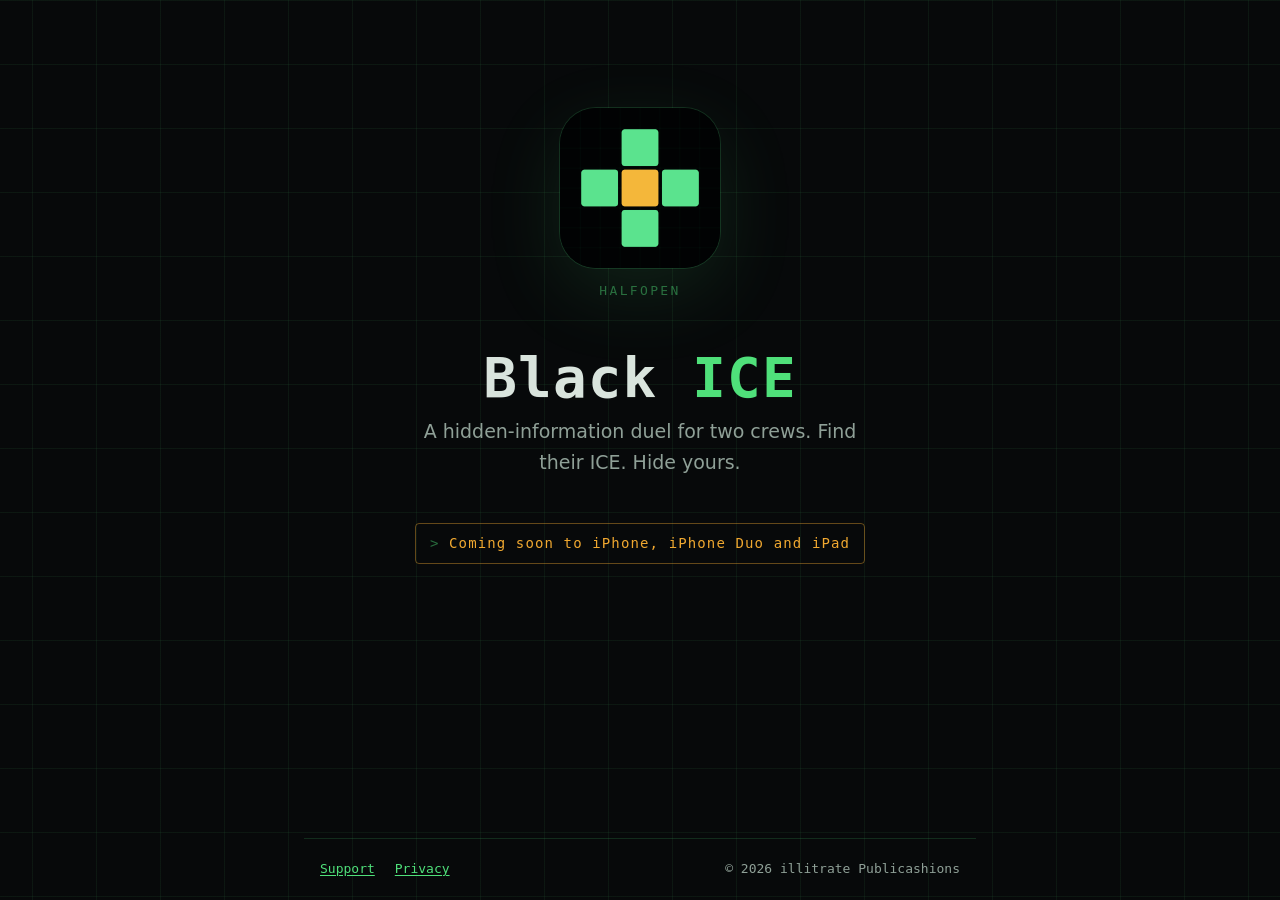
<file: index.html>
<!doctype html>
<html lang="en-GB">
<head>
  <meta charset="utf-8">
  <meta name="viewport" content="width=device-width, initial-scale=1">
  <title>HalfOpen</title>
  <meta http-equiv="refresh" content="0; url=/blackice/">
  <link rel="canonical" href="https://halfopen.co.uk/blackice/">
  <meta name="theme-color" content="#07090a">
  <link rel="icon" type="image/png" href="/assets/favicon.png">
  <link rel="stylesheet" href="/assets/site.css">
</head>
<body>
  <main class="holding">
    <p class="tagline">Taking you to <a href="/blackice/">HalfOpen: Black ICE</a>.</p>
  </main>
</body>
</html>
</file>
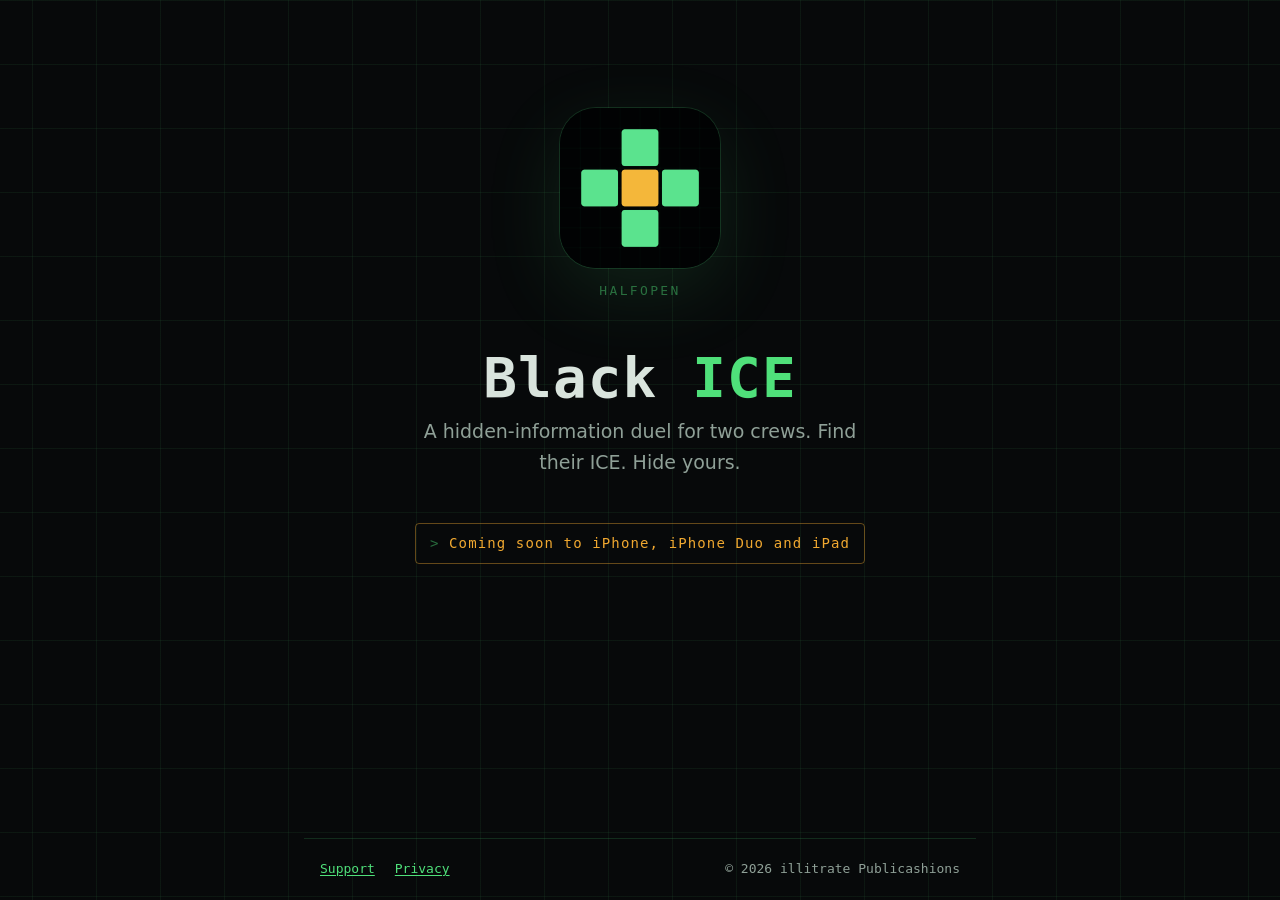
<file: blackice/index.html>
<!doctype html>
<html lang="en-GB">
<head>
  <meta charset="utf-8">
  <meta name="viewport" content="width=device-width, initial-scale=1">
  <title>HalfOpen: Black ICE</title>
  <meta name="description" content="HalfOpen: Black ICE, a hidden-information duel. Coming soon to iPhone, iPhone Duo and iPad.">
  <meta name="theme-color" content="#07090a">
  <link rel="icon" type="image/png" href="/assets/favicon.png">
  <link rel="apple-touch-icon" href="/assets/apple-touch-icon.png">
  <link rel="stylesheet" href="/assets/site.css">
</head>
<body>
  <main class="holding">
    <img class="icon" src="/assets/icon-512.png" width="160" height="160" alt="The Black ICE app icon: five squares in a cross on a dark grid, the centre one amber.">
    <p class="label">HalfOpen</p>
    <h1>Black <span class="ice">ICE</span></h1>
    <p class="tagline">A hidden-information duel for two crews. Find their ICE. Hide yours.</p>
    <p class="status">Coming soon to iPhone, iPhone&nbsp;Duo and&nbsp;iPad</p>
  </main>

  <footer class="site-footer">
    <nav aria-label="Site">
      <a href="/blackice/support/">Support</a>
      <a href="/blackice/privacy/">Privacy</a>
    </nav>
    <span class="copyright">© 2026 illitrate Publicashions</span>
  </footer>
</body>
</html>
</file>
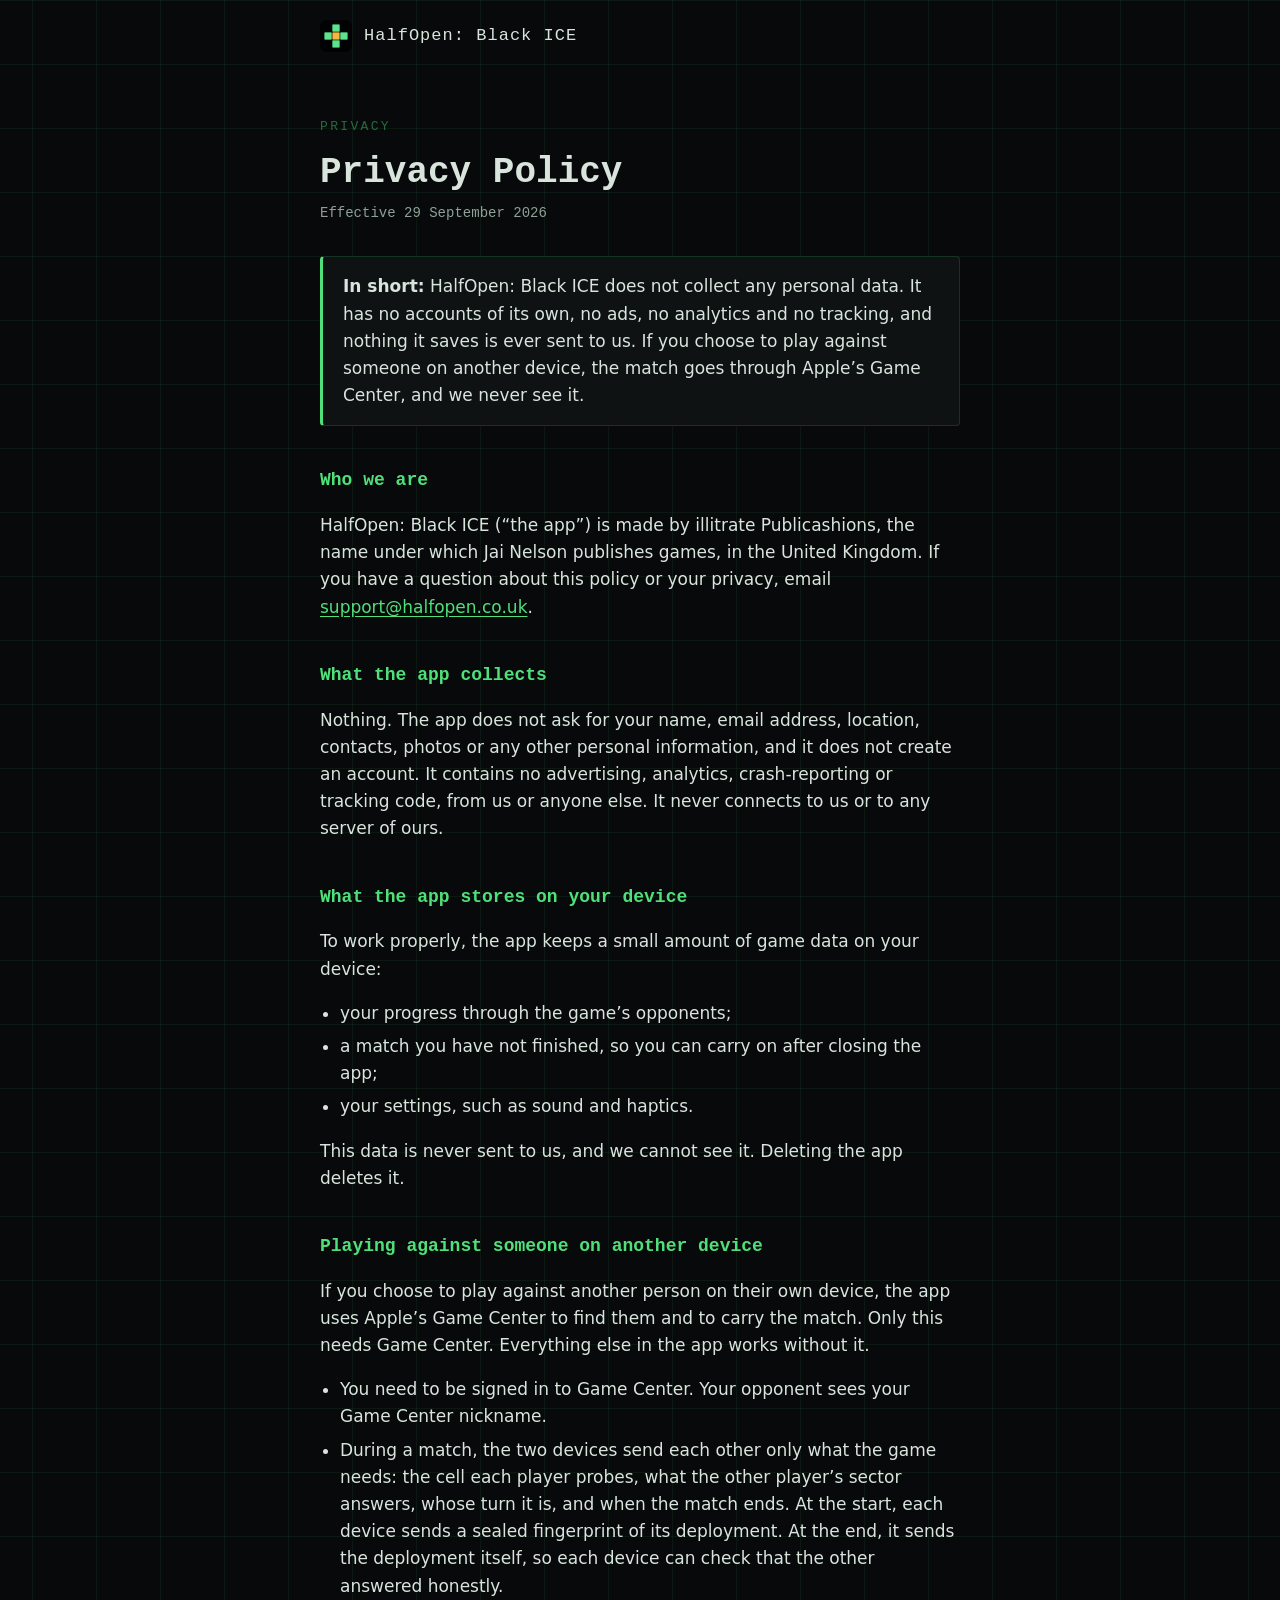
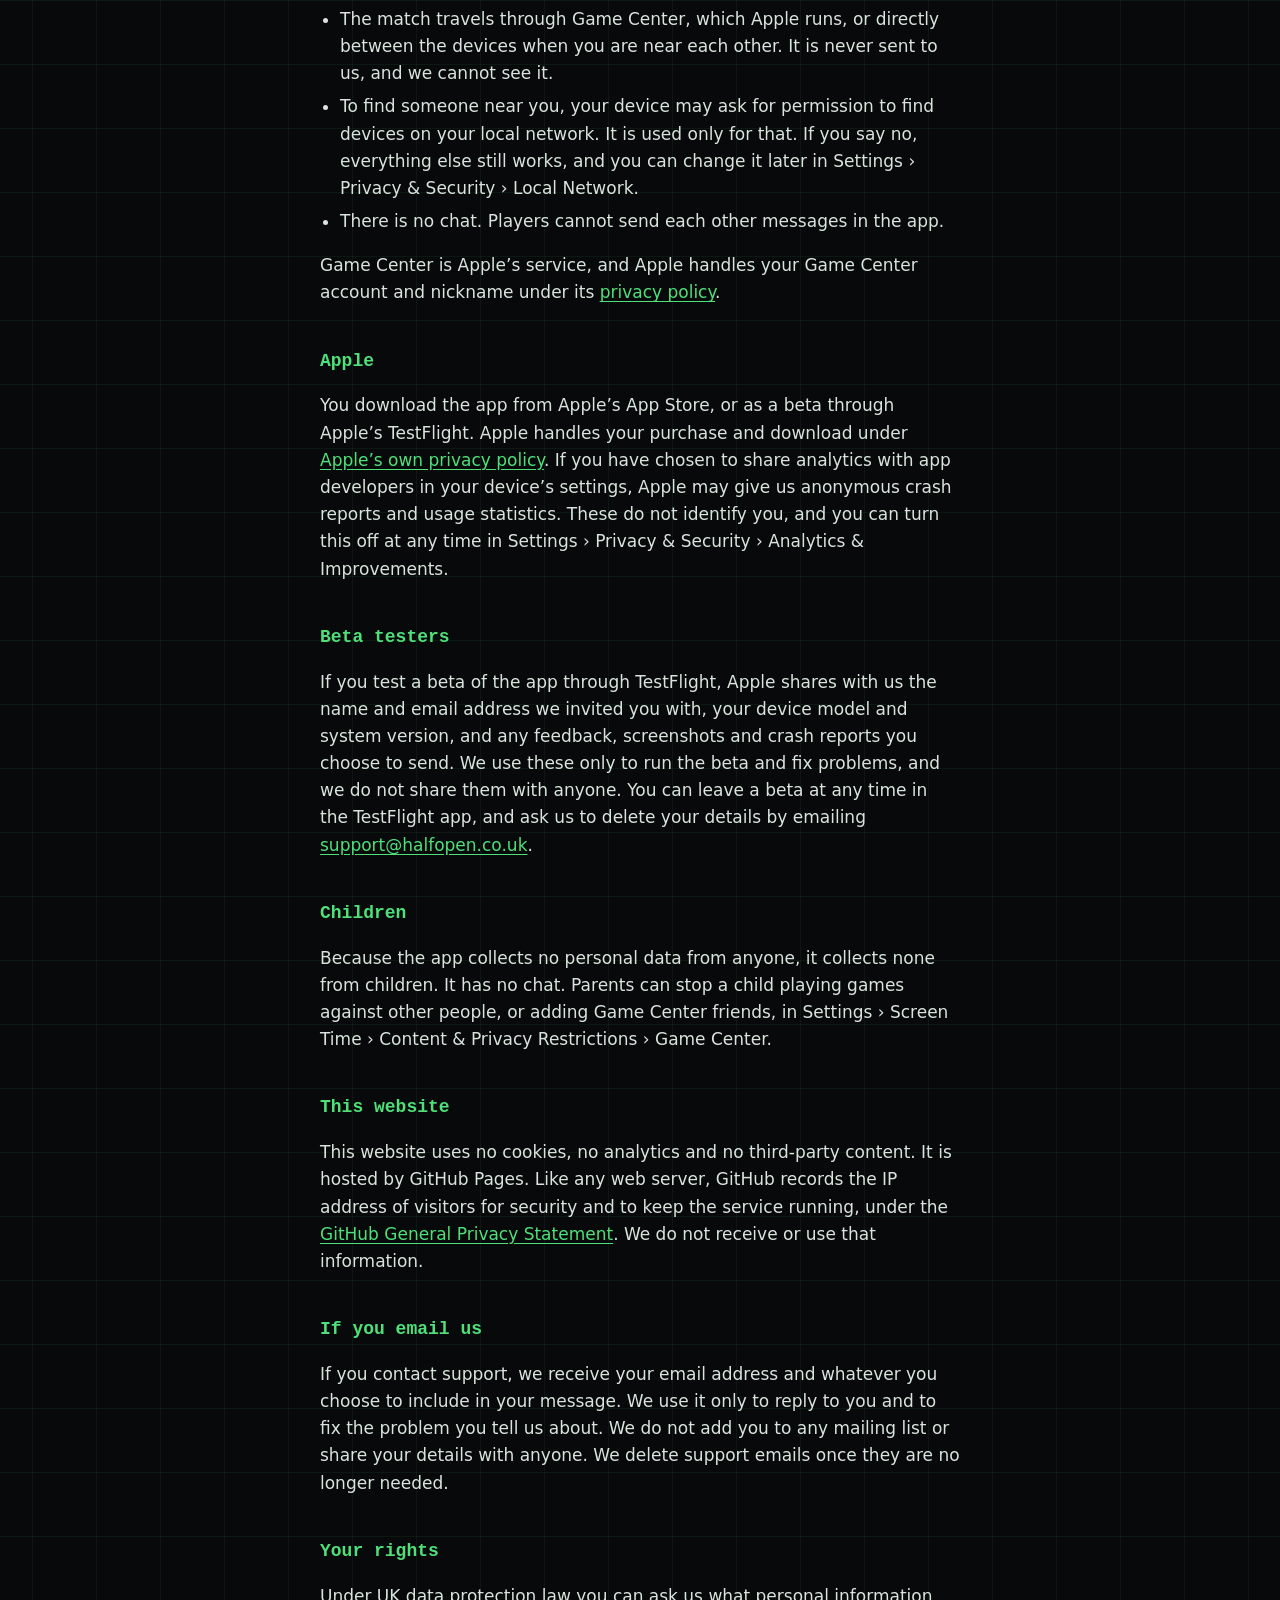
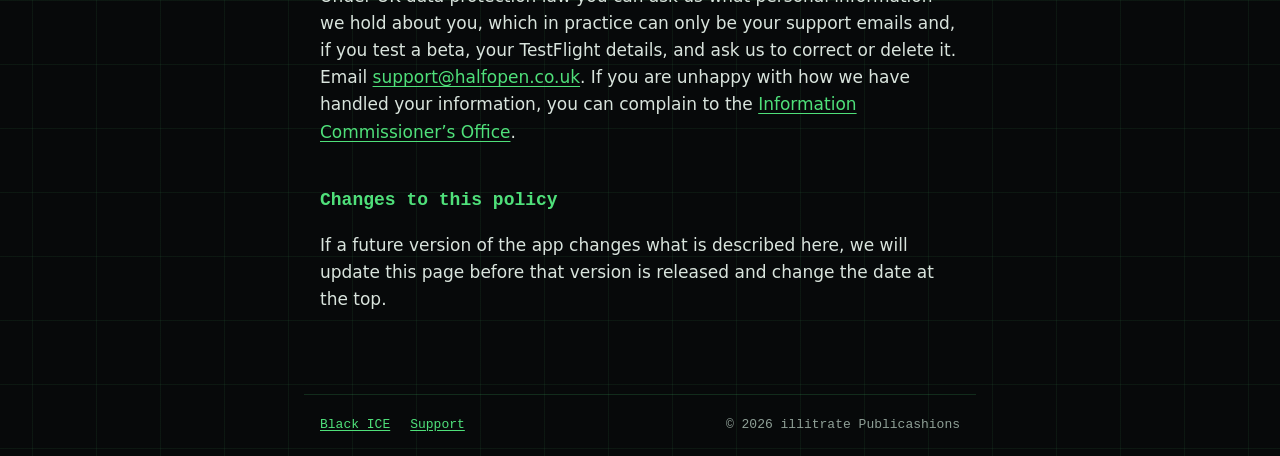
<file: blackice/privacy/index.html>
<!doctype html>
<html lang="en-GB">
<head>
  <meta charset="utf-8">
  <meta name="viewport" content="width=device-width, initial-scale=1">
  <title>Privacy Policy · Black ICE</title>
  <meta name="description" content="Privacy policy for HalfOpen: Black ICE. The app collects no personal data.">
  <meta name="theme-color" content="#07090a">
  <link rel="icon" type="image/png" href="/assets/favicon.png">
  <link rel="apple-touch-icon" href="/assets/apple-touch-icon.png">
  <link rel="stylesheet" href="/assets/site.css">
</head>
<body>
  <header class="site-header">
    <a href="/blackice/"><img src="/assets/favicon.png" width="32" height="32" alt=""><span class="wordmark">HalfOpen: Black ICE</span></a>
  </header>

  <main class="doc">
    <p class="label">Privacy</p>
    <h1>Privacy Policy</h1>
    <p class="updated">Effective 29 September 2026</p>

    <div class="summary">
      <p><strong>In short:</strong> HalfOpen: Black ICE does not collect any personal data. It has no accounts of its own, no ads, no analytics and no tracking, and nothing it saves is ever sent to us. If you choose to play against someone on another device, the match goes through Apple’s Game Center, and we never see it.</p>
    </div>

    <h2>Who we are</h2>
    <p>HalfOpen: Black ICE (“the app”) is made by illitrate Publicashions, the name under which Jai Nelson publishes games, in the United Kingdom. If you have a question about this policy or your privacy, email <a href="mailto:support@halfopen.co.uk">support@halfopen.co.uk</a>.</p>

    <h2>What the app collects</h2>
    <p>Nothing. The app does not ask for your name, email address, location, contacts, photos or any other personal information, and it does not create an account. It contains no advertising, analytics, crash-reporting or tracking code, from us or anyone else. It never connects to us or to any server of ours.</p>

    <h2>What the app stores on your device</h2>
    <p>To work properly, the app keeps a small amount of game data on your device:</p>
    <ul>
      <li>your progress through the game’s opponents;</li>
      <li>a match you have not finished, so you can carry on after closing the app;</li>
      <li>your settings, such as sound and haptics.</li>
    </ul>
    <p>This data is never sent to us, and we cannot see it. Deleting the app deletes it.</p>

    <h2>Playing against someone on another device</h2>
    <p>If you choose to play against another person on their own device, the app uses Apple’s Game Center to find them and to carry the match. Only this needs Game Center. Everything else in the app works without it.</p>
    <ul>
      <li>You need to be signed in to Game Center. Your opponent sees your Game Center nickname.</li>
      <li>During a match, the two devices send each other only what the game needs: the cell each player probes, what the other player’s sector answers, whose turn it is, and when the match ends. At the start, each device sends a sealed fingerprint of its deployment. At the end, it sends the deployment itself, so each device can check that the other answered honestly.</li>
      <li>The match travels through Game Center, which Apple runs, or directly between the devices when you are near each other. It is never sent to us, and we cannot see it.</li>
      <li>To find someone near you, your device may ask for permission to find devices on your local network. It is used only for that. If you say no, everything else still works, and you can change it later in Settings › Privacy &amp; Security › Local Network.</li>
      <li>There is no chat. Players cannot send each other messages in the app.</li>
    </ul>
    <p>Game Center is Apple’s service, and Apple handles your Game Center account and nickname under its <a href="https://www.apple.com/legal/privacy/">privacy policy</a>.</p>

    <h2>Apple</h2>
    <p>You download the app from Apple’s App Store, or as a beta through Apple’s TestFlight. Apple handles your purchase and download under <a href="https://www.apple.com/legal/privacy/">Apple’s own privacy policy</a>. If you have chosen to share analytics with app developers in your device’s settings, Apple may give us anonymous crash reports and usage statistics. These do not identify you, and you can turn this off at any time in Settings › Privacy &amp; Security › Analytics &amp; Improvements.</p>

    <h2>Beta testers</h2>
    <p>If you test a beta of the app through TestFlight, Apple shares with us the name and email address we invited you with, your device model and system version, and any feedback, screenshots and crash reports you choose to send. We use these only to run the beta and fix problems, and we do not share them with anyone. You can leave a beta at any time in the TestFlight app, and ask us to delete your details by emailing <a href="mailto:support@halfopen.co.uk">support@halfopen.co.uk</a>.</p>

    <h2>Children</h2>
    <p>Because the app collects no personal data from anyone, it collects none from children. It has no chat. Parents can stop a child playing games against other people, or adding Game Center friends, in Settings › Screen Time › Content &amp; Privacy Restrictions › Game Center.</p>

    <h2>This website</h2>
    <p>This website uses no cookies, no analytics and no third-party content. It is hosted by GitHub Pages. Like any web server, GitHub records the IP address of visitors for security and to keep the service running, under the <a href="https://docs.github.com/site-policy/privacy-policies/github-general-privacy-statement">GitHub General Privacy Statement</a>. We do not receive or use that information.</p>

    <h2>If you email us</h2>
    <p>If you contact support, we receive your email address and whatever you choose to include in your message. We use it only to reply to you and to fix the problem you tell us about. We do not add you to any mailing list or share your details with anyone. We delete support emails once they are no longer needed.</p>

    <h2>Your rights</h2>
    <p>Under UK data protection law you can ask us what personal information we hold about you, which in practice can only be your support emails and, if you test a beta, your TestFlight details, and ask us to correct or delete it. Email <a href="mailto:support@halfopen.co.uk">support@halfopen.co.uk</a>. If you are unhappy with how we have handled your information, you can complain to the <a href="https://ico.org.uk/make-a-complaint/">Information Commissioner’s Office</a>.</p>

    <h2>Changes to this policy</h2>
    <p>If a future version of the app changes what is described here, we will update this page before that version is released and change the date at the top.</p>
  </main>

  <footer class="site-footer">
    <nav aria-label="Site">
      <a href="/blackice/">Black ICE</a>
      <a href="/blackice/support/">Support</a>
    </nav>
    <span class="copyright">© 2026 illitrate Publicashions</span>
  </footer>
</body>
</html>
</file>
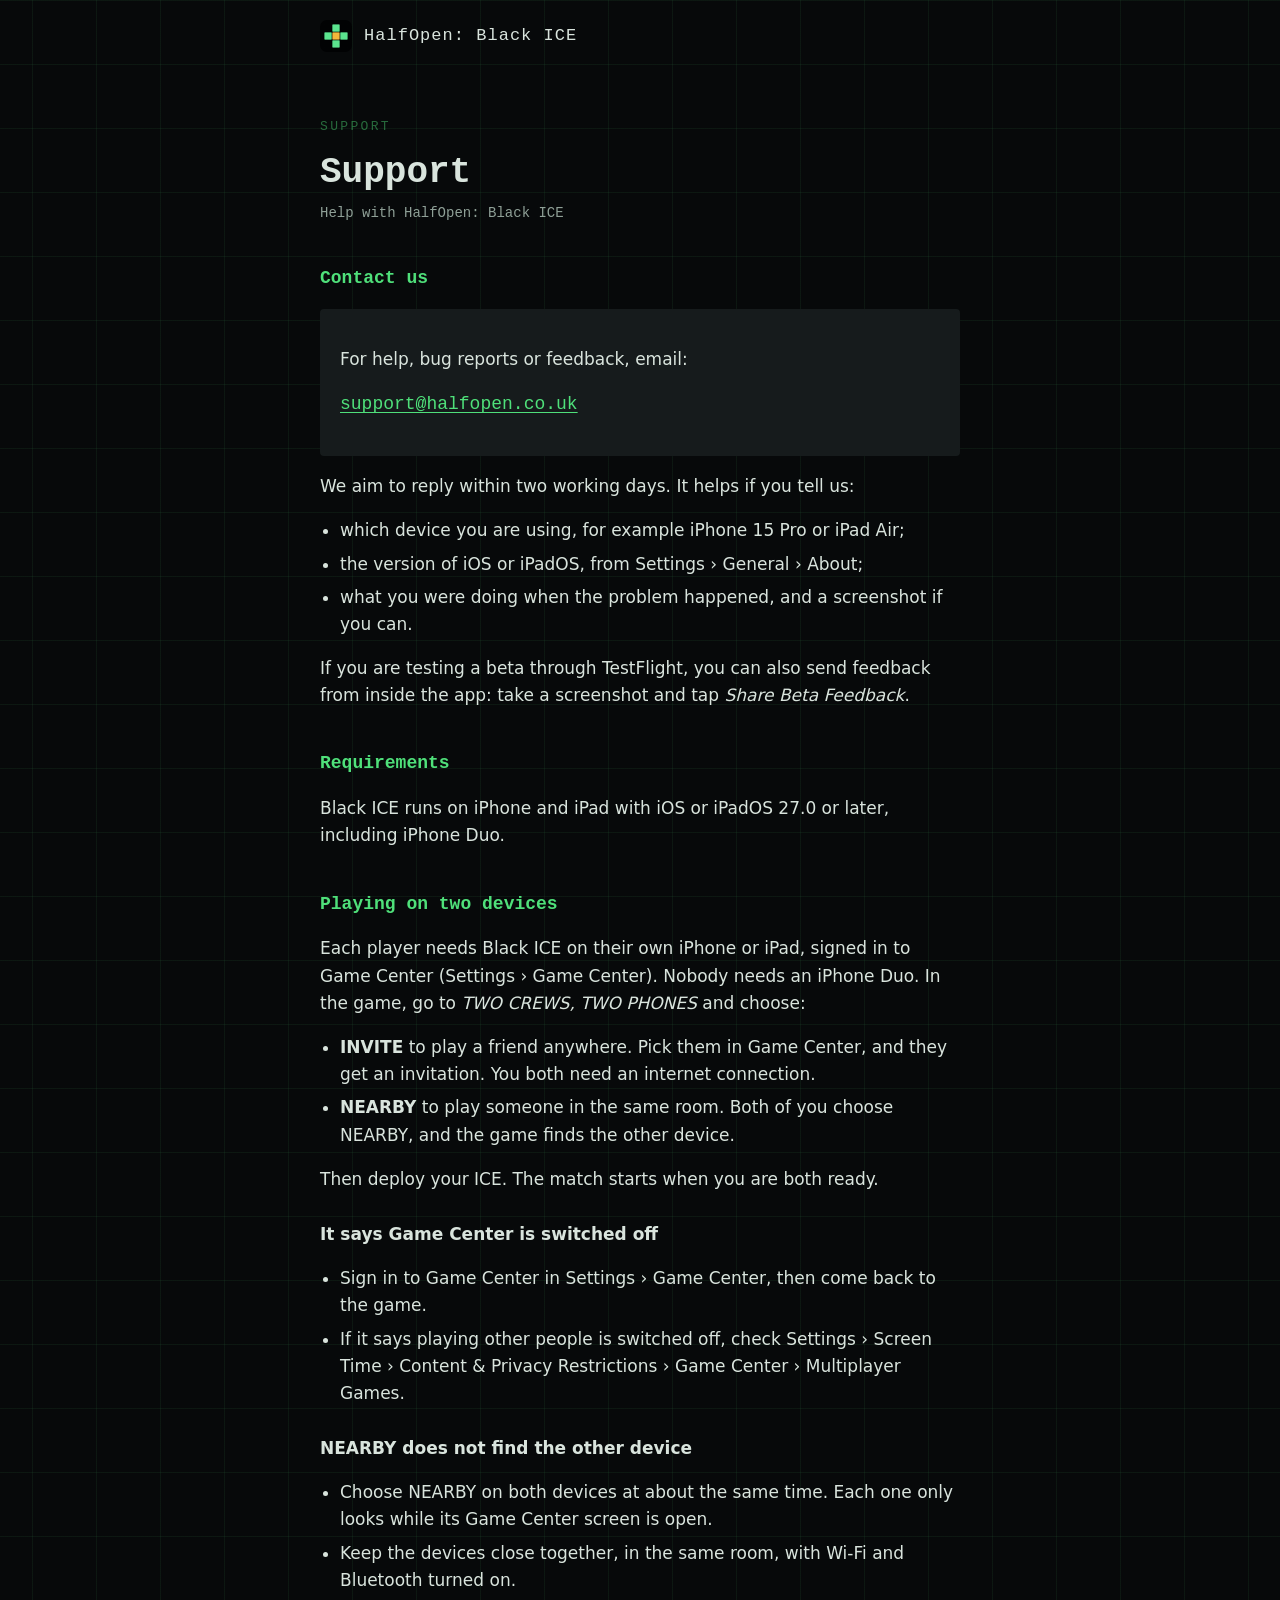
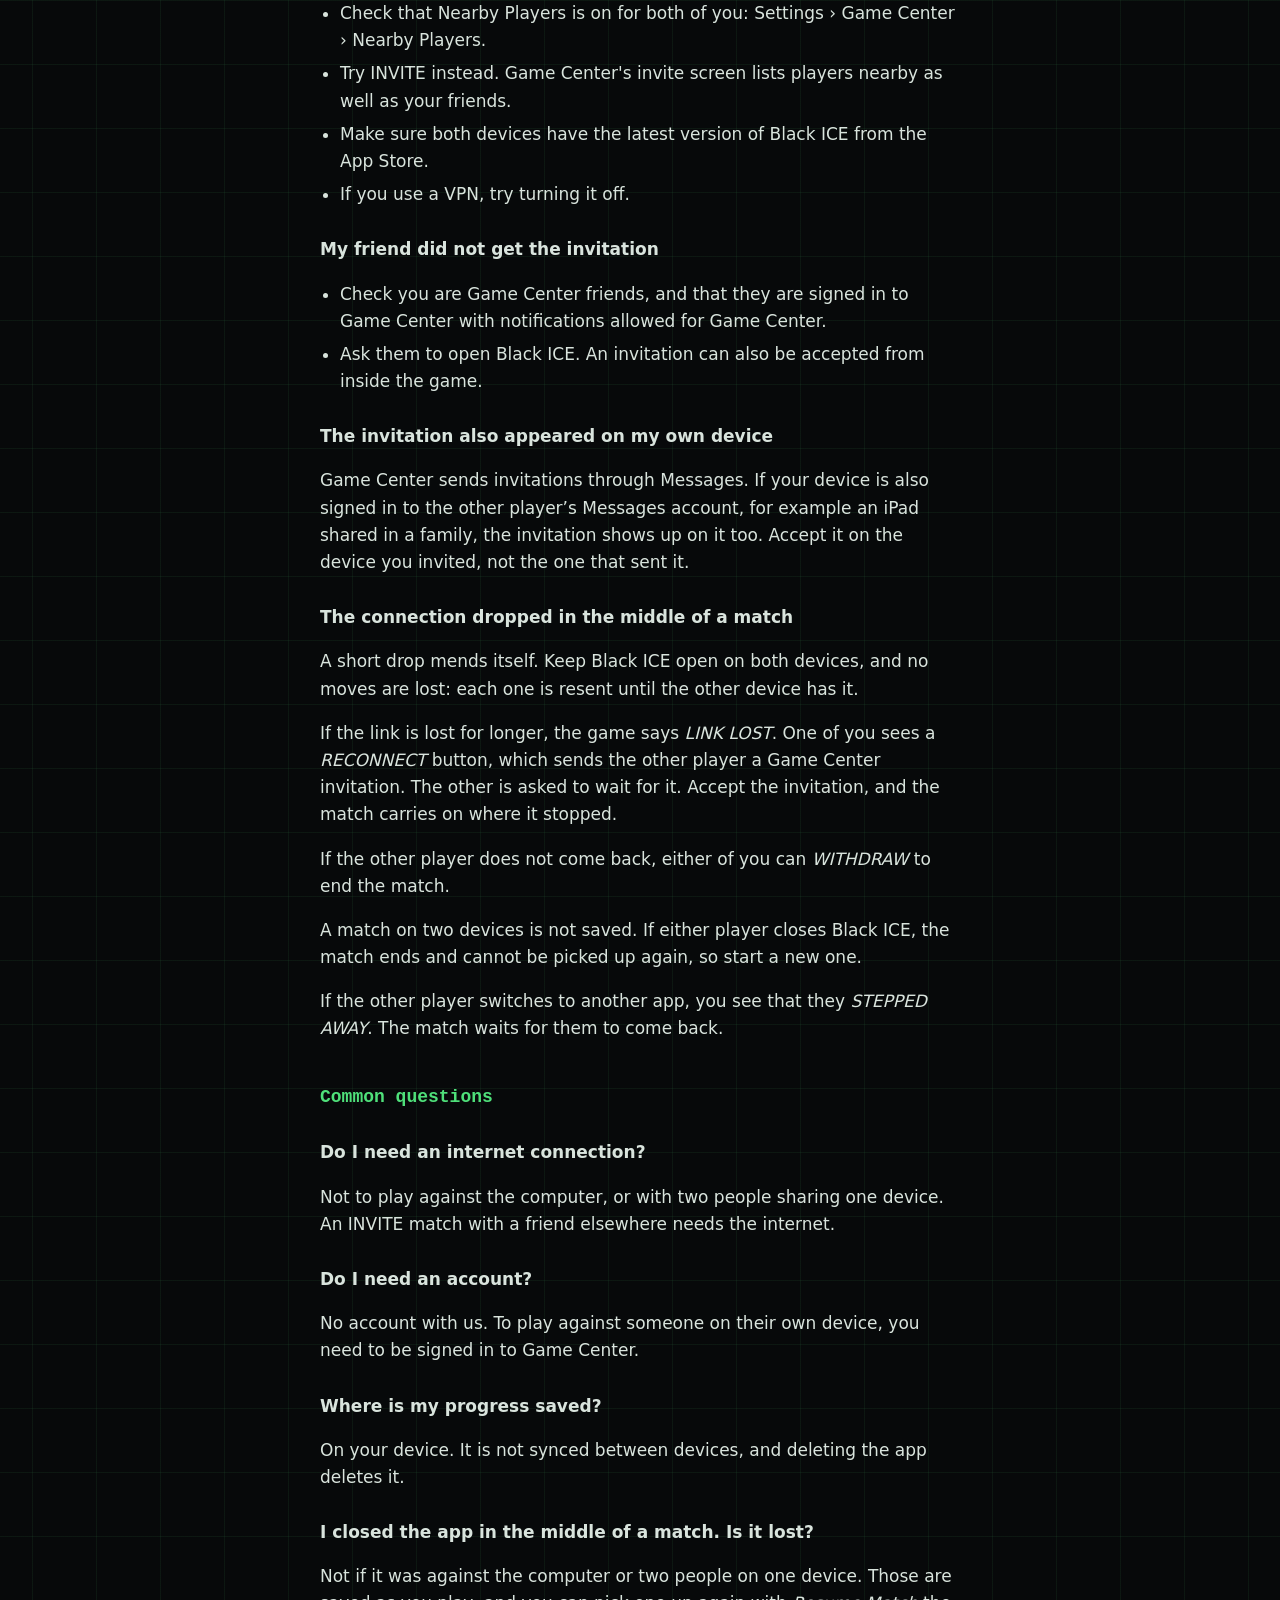
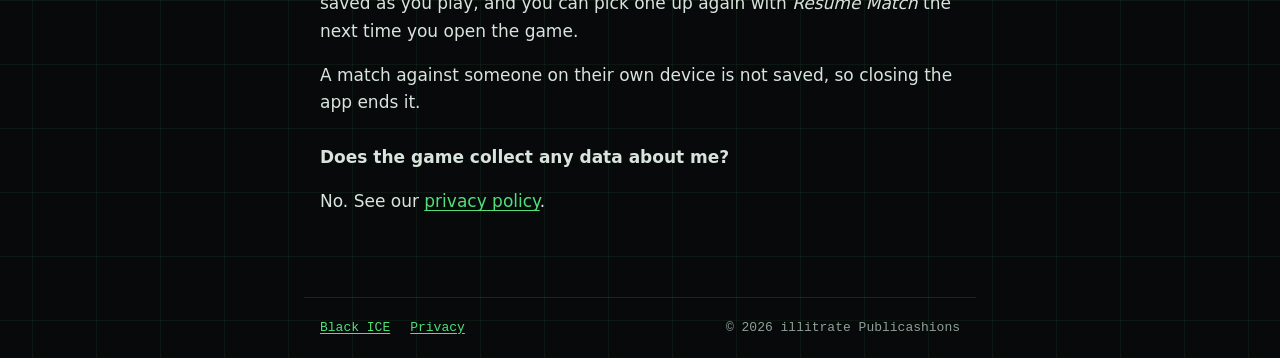
<file: blackice/support/index.html>
<!doctype html>
<html lang="en-GB">
<head>
  <meta charset="utf-8">
  <meta name="viewport" content="width=device-width, initial-scale=1">
  <title>Support · Black ICE</title>
  <meta name="description" content="Help and contact details for HalfOpen: Black ICE.">
  <meta name="theme-color" content="#07090a">
  <link rel="icon" type="image/png" href="/assets/favicon.png">
  <link rel="apple-touch-icon" href="/assets/apple-touch-icon.png">
  <link rel="stylesheet" href="/assets/site.css">
</head>
<body>
  <header class="site-header">
    <a href="/blackice/"><img src="/assets/favicon.png" width="32" height="32" alt=""><span class="wordmark">HalfOpen: Black ICE</span></a>
  </header>

  <main class="doc">
    <p class="label">Support</p>
    <h1>Support</h1>
    <p class="updated">Help with HalfOpen: Black ICE</p>

    <h2>Contact us</h2>
    <div class="contact">
      <p>For help, bug reports or feedback, email:</p>
      <p><a href="mailto:support@halfopen.co.uk?subject=Black%20ICE%20support">support@halfopen.co.uk</a></p>
    </div>
    <p>We aim to reply within two working days. It helps if you tell us:</p>
    <ul>
      <li>which device you are using, for example iPhone&nbsp;15&nbsp;Pro or iPad&nbsp;Air;</li>
      <li>the version of iOS or iPadOS, from Settings › General › About;</li>
      <li>what you were doing when the problem happened, and a screenshot if you can.</li>
    </ul>
    <p>If you are testing a beta through TestFlight, you can also send feedback from inside the app: take a screenshot and tap <em>Share Beta Feedback</em>.</p>

    <h2>Requirements</h2>
    <p>Black ICE runs on iPhone and iPad with iOS or iPadOS 27.0 or later, including iPhone&nbsp;Duo.</p>

    <h2>Playing on two devices</h2>
    <p>Each player needs Black ICE on their own iPhone or iPad, signed in to Game Center (Settings › Game Center). Nobody needs an iPhone&nbsp;Duo. In the game, go to <em>TWO CREWS, TWO PHONES</em> and choose:</p>
    <ul>
      <li><strong>INVITE</strong> to play a friend anywhere. Pick them in Game Center, and they get an invitation. You both need an internet connection.</li>
      <li><strong>NEARBY</strong> to play someone in the same room. Both of you choose NEARBY, and the game finds the other device.</li>
    </ul>
    <p>Then deploy your ICE. The match starts when you are both ready.</p>

    <h3>It says Game Center is switched off</h3>
    <ul>
      <li>Sign in to Game Center in Settings › Game Center, then come back to the game.</li>
      <li>If it says playing other people is switched off, check Settings › Screen Time › Content &amp; Privacy Restrictions › Game Center › Multiplayer Games.</li>
    </ul>

    <h3>NEARBY does not find the other device</h3>
    <ul>
      <li>Choose NEARBY on both devices at about the same time. Each one only looks while its Game Center screen is open.</li>
      <li>Keep the devices close together, in the same room, with Wi-Fi and Bluetooth turned on.</li>
      <li>Check that Nearby Players is on for both of you: Settings › Game Center › Nearby Players.</li>
      <li>Try INVITE instead. Game Center's invite screen lists players nearby as well as your friends.</li>
      <li>Make sure both devices have the latest version of Black ICE from the App Store.</li>
      <li>If you use a VPN, try turning it off.</li>
    </ul>

    <h3>My friend did not get the invitation</h3>
    <ul>
      <li>Check you are Game Center friends, and that they are signed in to Game Center with notifications allowed for Game Center.</li>
      <li>Ask them to open Black ICE. An invitation can also be accepted from inside the game.</li>
    </ul>

    <h3>The invitation also appeared on my own device</h3>
    <p>Game Center sends invitations through Messages. If your device is also signed in to the other player’s Messages account, for example an iPad shared in a family, the invitation shows up on it too. Accept it on the device you invited, not the one that sent it.</p>

    <h3>The connection dropped in the middle of a match</h3>
    <p>A short drop mends itself. Keep Black ICE open on both devices, and no moves are lost: each one is resent until the other device has it.</p>
    <p>If the link is lost for longer, the game says <em>LINK LOST</em>. One of you sees a <em>RECONNECT</em> button, which sends the other player a Game Center invitation. The other is asked to wait for it. Accept the invitation, and the match carries on where it stopped.</p>
    <p>If the other player does not come back, either of you can <em>WITHDRAW</em> to end the match.</p>
    <p>A match on two devices is not saved. If either player closes Black ICE, the match ends and cannot be picked up again, so start a new one.</p>
    <p>If the other player switches to another app, you see that they <em>STEPPED AWAY</em>. The match waits for them to come back.</p>

    <h2>Common questions</h2>

    <h3>Do I need an internet connection?</h3>
    <p>Not to play against the computer, or with two people sharing one device. An INVITE match with a friend elsewhere needs the internet.</p>

    <h3>Do I need an account?</h3>
    <p>No account with us. To play against someone on their own device, you need to be signed in to Game Center.</p>

    <h3>Where is my progress saved?</h3>
    <p>On your device. It is not synced between devices, and deleting the app deletes it.</p>

    <h3>I closed the app in the middle of a match. Is it lost?</h3>
    <p>Not if it was against the computer or two people on one device. Those are saved as you play, and you can pick one up again with <em>Resume Match</em> the next time you open the game.</p>
    <p>A match against someone on their own device is not saved, so closing the app ends it.</p>

    <h3>Does the game collect any data about me?</h3>
    <p>No. See our <a href="/blackice/privacy/">privacy policy</a>.</p>
  </main>

  <footer class="site-footer">
    <nav aria-label="Site">
      <a href="/blackice/">Black ICE</a>
      <a href="/blackice/privacy/">Privacy</a>
    </nav>
    <span class="copyright">© 2026 illitrate Publicashions</span>
  </footer>
</body>
</html>
</file>
<file: assets/site.css>
/* HalfOpen — house palette from HalfOpenKit.DesignTokens.
   Terminal green and amber on near-black. No web fonts and no third-party
   requests of any kind: the site keeps the same promise as the app. */

:root {
  color-scheme: dark;
  --background: #07090a;
  --surface: #0e1213;
  --surface-raised: #161b1c;
  --primary: #4fe07a;
  --primary-dim: rgba(79, 224, 122, 0.45);
  --primary-faint: rgba(79, 224, 122, 0.16);
  --grid: rgba(79, 224, 122, 0.07);
  --accent: #f0a830;
  --text: #d9e4dd;
  --text-dim: #8fa097;
  --mono: ui-monospace, "SF Mono", SFMono-Regular, Menlo, Consolas, monospace;
  --sans: -apple-system, BlinkMacSystemFont, "Segoe UI", system-ui, sans-serif;
  --measure: 40rem;
}

* { box-sizing: border-box; }

html { -webkit-text-size-adjust: 100%; }

body {
  margin: 0;
  min-height: 100vh;
  display: flex;
  flex-direction: column;
  background-color: var(--background);
  background-image:
    linear-gradient(var(--grid) 1px, transparent 1px),
    linear-gradient(90deg, var(--grid) 1px, transparent 1px);
  background-size: 64px 64px;
  background-position: center top;
  color: var(--text);
  font: 1.0625rem/1.6 var(--sans);
}

a { color: var(--primary); text-underline-offset: 0.18em; }
a:hover { color: var(--accent); }
a:focus-visible { outline: 2px solid var(--accent); outline-offset: 3px; border-radius: 2px; }

.label {
  font-family: var(--mono);
  font-size: 0.8125rem;
  letter-spacing: 0.18em;
  text-transform: uppercase;
  color: var(--primary-dim);
}

/* Header and footer */

.site-header, .site-footer {
  width: 100%;
  max-width: calc(var(--measure) + 32px);
  margin: 0 auto;
  padding: 20px 16px;
}

.site-header { display: flex; align-items: center; gap: 12px; }
.site-header img { width: 32px; height: 32px; border-radius: 7px; }
.site-header a { text-decoration: none; display: flex; align-items: center; gap: 12px; }
.site-header .wordmark { font-family: var(--mono); color: var(--text); letter-spacing: 0.06em; }

main { flex: 1; width: 100%; max-width: calc(var(--measure) + 32px); margin: 0 auto; padding: 0 16px; }

.site-footer {
  display: flex;
  flex-wrap: wrap;
  gap: 8px 20px;
  font-family: var(--mono);
  font-size: 0.8125rem;
  color: var(--text-dim);
  border-top: 1px solid var(--primary-faint);
  margin-top: 64px;
}
.site-footer nav { display: flex; gap: 20px; }
.site-footer .copyright { margin-left: auto; }

/* Holding page */

.holding {
  display: flex;
  flex-direction: column;
  align-items: center;
  text-align: center;
  padding: 12vh 0 0;
}
.holding .icon {
  width: 160px;
  height: 160px;
  border-radius: 36px;
  box-shadow: 0 0 0 1px var(--primary-faint), 0 24px 80px rgba(79, 224, 122, 0.12);
}
.holding h1 {
  margin: 32px 0 8px;
  font-family: var(--mono);
  font-weight: 600;
  font-size: clamp(2.25rem, 8vw, 3.5rem);
  line-height: 1.1;
  letter-spacing: 0.02em;
  color: var(--text);
}
.holding h1 .ice { color: var(--primary); }
.holding .tagline { margin: 0 0 32px; font-size: 1.1875rem; color: var(--text-dim); max-width: 28rem; }
.holding .status {
  display: inline-block;
  font-family: var(--mono);
  font-size: 0.875rem;
  letter-spacing: 0.08em;
  color: var(--accent);
  border: 1px solid rgba(240, 168, 48, 0.4);
  border-radius: 4px;
  padding: 8px 14px;
}
.holding .status::before { content: "> "; color: var(--primary-dim); }

/* Document pages: privacy, support */

.doc { padding-top: 32px; }
.doc h1 {
  font-family: var(--mono);
  font-weight: 600;
  font-size: clamp(1.75rem, 6vw, 2.25rem);
  line-height: 1.2;
  margin: 8px 0 8px;
}
.doc .updated { font-family: var(--mono); font-size: 0.875rem; color: var(--text-dim); margin: 0 0 32px; }
.doc h2 {
  font-family: var(--mono);
  font-size: 1.125rem;
  font-weight: 600;
  color: var(--primary);
  margin: 40px 0 8px;
}
.doc h3 { font-size: 1.0625rem; margin: 28px 0 4px; }
.doc p, .doc li { max-width: var(--measure); }
.doc ul { padding-left: 1.25rem; }
.doc li + li { margin-top: 6px; }

.summary {
  background: var(--surface);
  border: 1px solid var(--primary-faint);
  border-left: 3px solid var(--primary);
  border-radius: 4px;
  padding: 16px 20px;
  margin: 0 0 8px;
}
.summary p { margin: 0; }

.contact {
  background: var(--surface-raised);
  border-radius: 4px;
  padding: 20px;
  margin: 16px 0;
}
.contact a { font-family: var(--mono); font-size: 1.125rem; word-break: break-all; }

@media (prefers-reduced-motion: no-preference) {
  a { transition: color 0.18s ease-out; }
}

@media (max-width: 480px) {
  .site-footer .copyright { margin-left: 0; width: 100%; }
  .holding { padding-top: 8vh; }
  .holding .icon { width: 128px; height: 128px; border-radius: 29px; }
}
</file>
